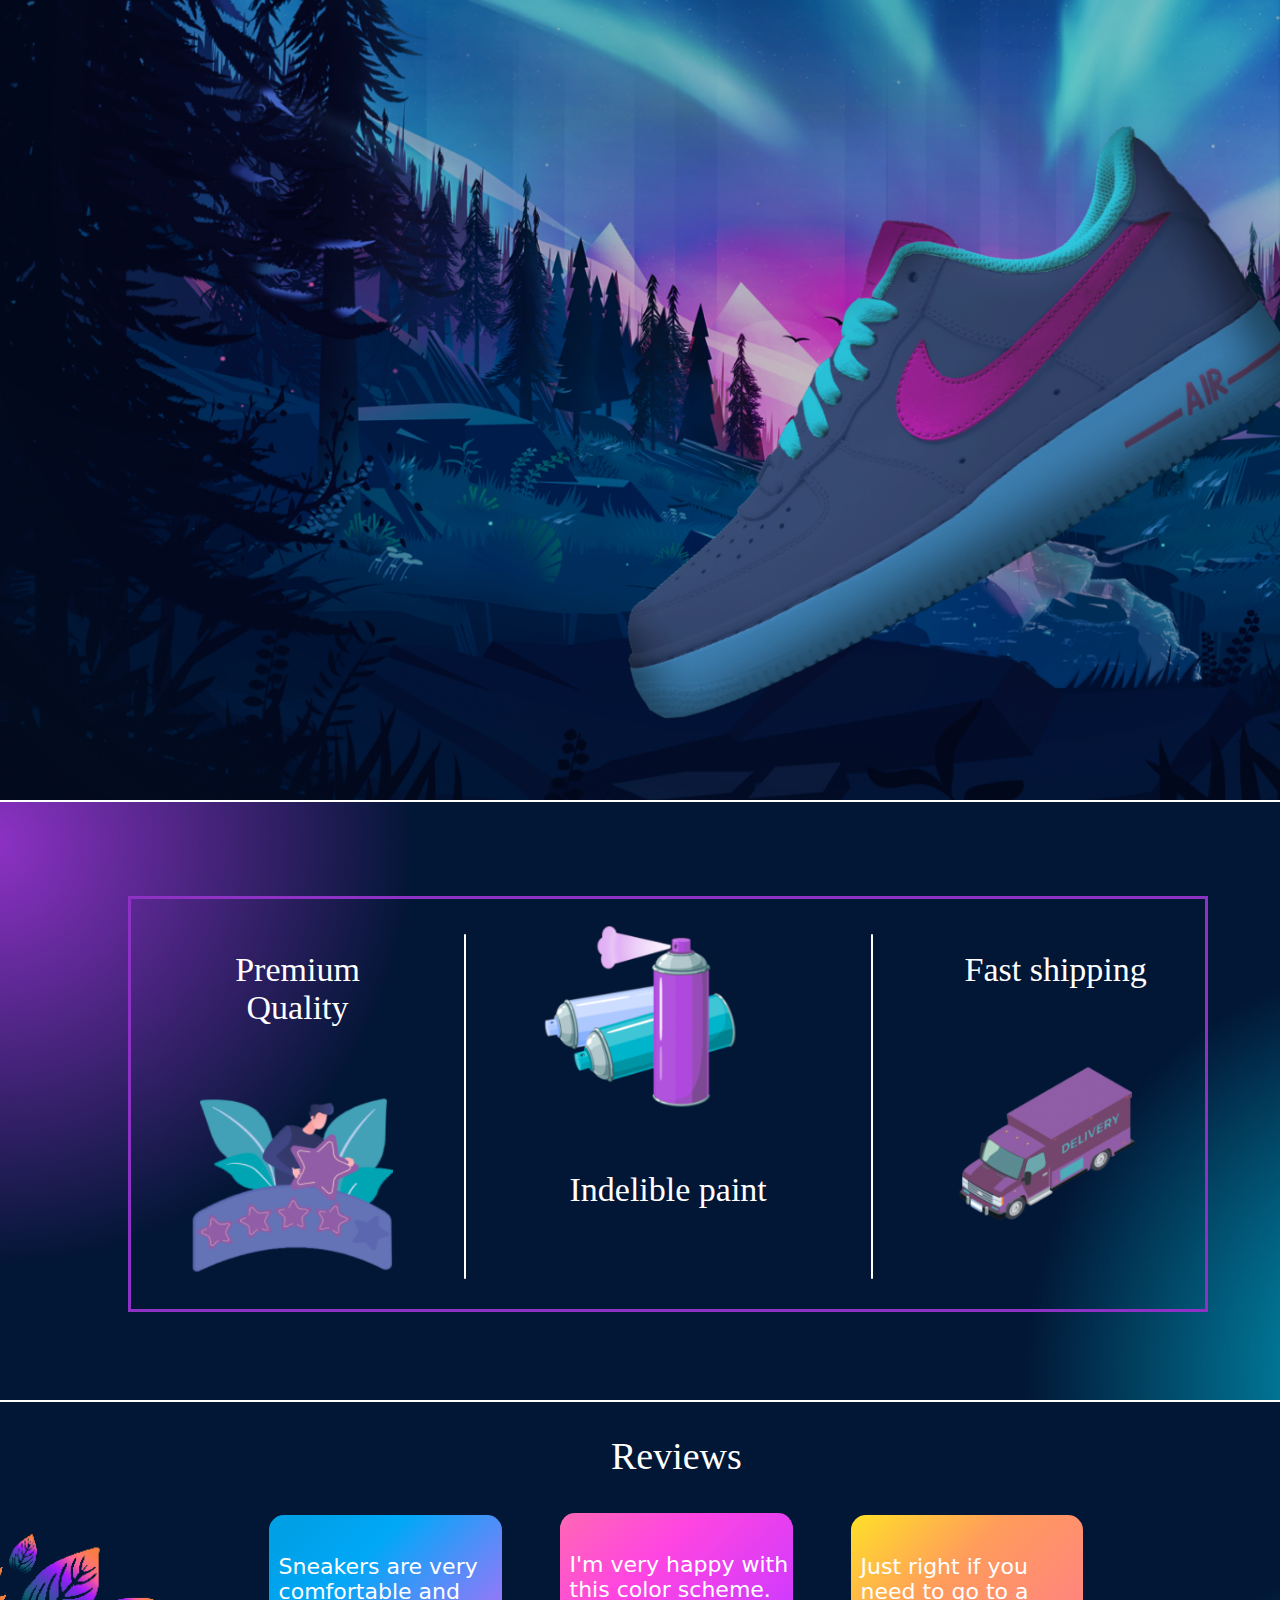
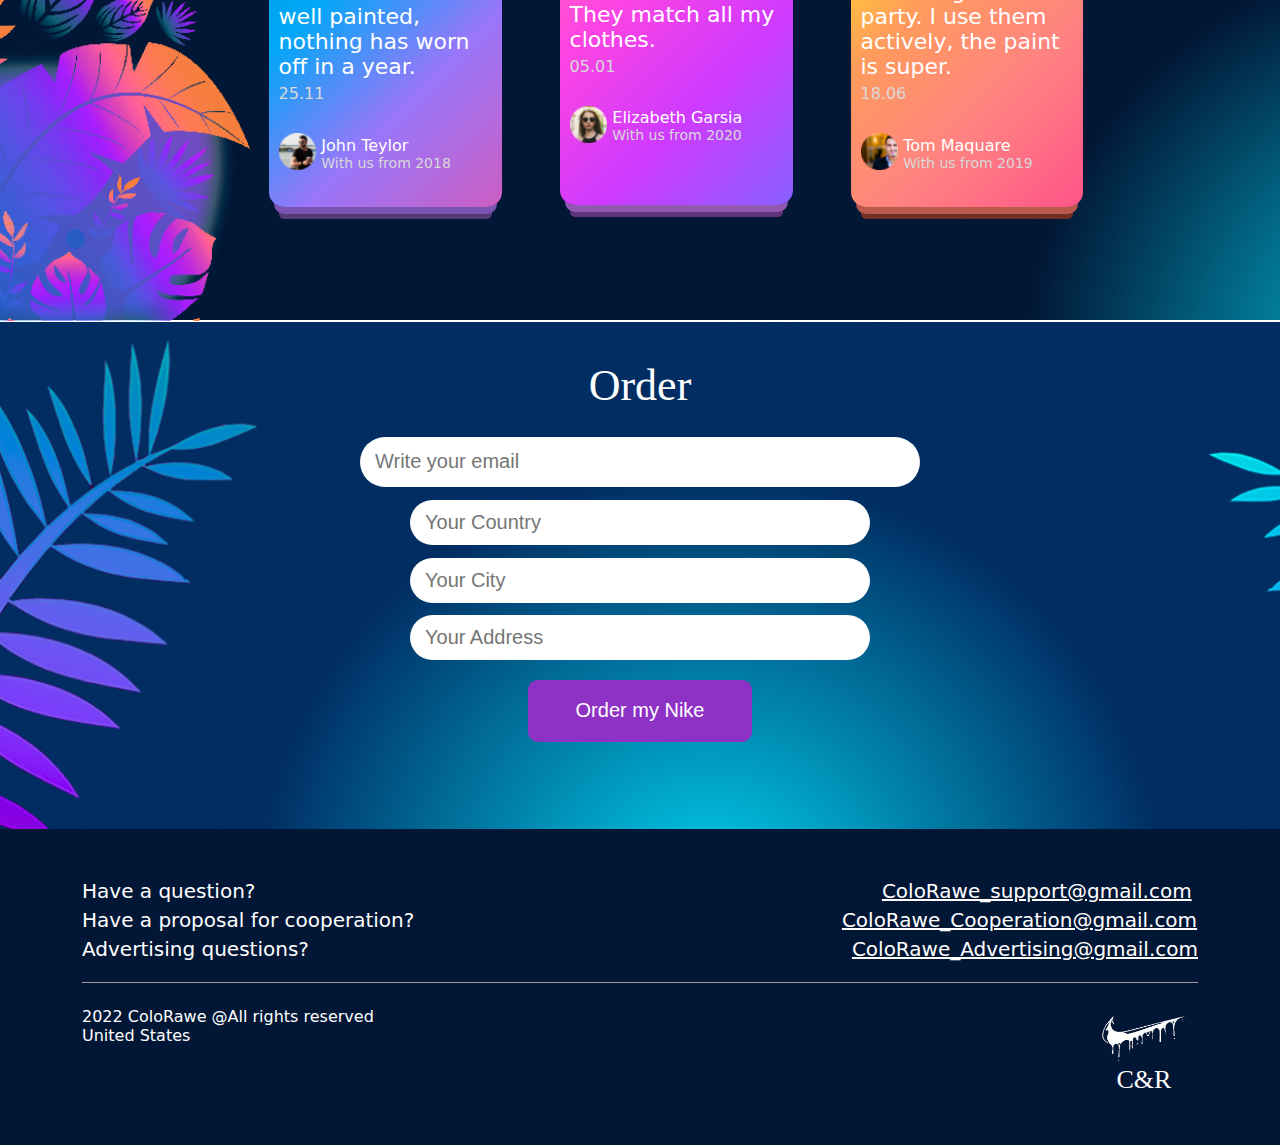
<file: index.html>
<!DOCTYPE html>
<html lang="en">
<head>
    <meta charset="UTF-8">
    <meta name="viewport" content="width=device-width, initial-scale=1.0">
    <title>Project</title>
    <link rel="stylesheet" href="./project.css">
    <link rel="preconnect" href="https://fonts.googleapis.com">
    <link rel="preconnect" href="https://fonts.gstatic.com" crossorigin>
    <link href="https://fonts.googleapis.com/css2?family=PT+Serif:ital,wght@0,400;0,700;1,400;1,700&display=swap" rel="stylesheet">
</head>
<body>
    <header>
        <div class="headerc">
            <a class="logoa" href="#">
            <img class="logo" src="header_logo.png" alt="Logo">
        </a>
            <nav class="nav">
                <ul class="navt">
                    <li class="navtext"><a href="#" class="a scroll-to-top">Main page</a></li>
                    <li class="navtext1"><a href="" class="a scroll-to-25">Benefits</a></li>
                    <li class="navtext2"><a href="#" class="a scroll-to-50">Advantages</a></li>
                    <li class="navtext3"><a href="#" class="a scroll-to-75">Reviews</a></li>
                    <li class="navtext4"><a href="#" class="a scroll-to-100">Contacts</a></li>
                    <li class="navtext5"><a href="#" class="a scroll-to-end">Order</a></li>
                </ul>
                <ul class="navl">
                    <li class="navua"><a href="project-ua.html" class="a1">Ua</a></li>
                    <li class="navua1"><a href="#" class="a1">Eng</a></li>
                </ul>
            </nav>
        </div>
    </header>
    <main class="main">
        <div class="back">
            <img class="logoback" src="header_logo.png" alt="Logo Back">
            <p class="textlogo">С&R</p>
            <p class="text">ColoRawe</p>
            <div class="info">
                <p class="texti">Your dream Nike</p>
                <p class="texti1">On this site you can find custom Nike sneakers of your dreams.
                     The original company can't create such beautiful 
                     sneakers as we do.
                      Good luck finding your way in the world of custom sneakers.</p>
                <button class="button">Buy my Nike</button>
            </div>
        </div>
        <div class="back1">
            <div class="border">
                <ul class="infoblock">
                    <li class="infotext">Premium Quality</li>
                    <li><img class="infoa" src="infoa.png" alt="Info Image"></li>
                </ul>
                <div class="lineback">
                    <div class="line"></div>
                </div>
                <ul class="infoblock">
                    <li><img class="infoa1" src="infoa1.png" alt="Info Image 1"></li>
                    <li class="infotext1">Indelible paint</li>
                </ul>
                <div class="lineback">
                    <div class="line"></div>
                </div>
                <ul class="infoblock">
                    <li class="infotext2">Fast shipping</li>
                    <li><img class="infoa2" src="infoa2.png" alt="Info Image 2"></li>
                </ul>
            </div>
        </div>
        <div class="back2">
            <img class="flowers" src="flowers.png" alt="Flowers">
            <div class="group">
                <div class="scinfo">
                    <p class="sctext">Sneakers are very comfortable and well painted, nothing has worn off in a year.</p>
                    <p class="sc1text">25.11</p>
                    <ul class="avm">
                        <li class="avli"><img class="av" src="av.png" alt="Avatar"></li>
                        <li class="avmt">
                            <p class="avt">John Teylor</p>
                            <p class="avtm">With us from 2018</p>
                        </li>
                    </ul>
                </div>
                <div class="ul1">
                    <p class="reviews">Reviews</p>
                    <div class="scinfo1">
                        <p class="sctext1">I'm very happy with this color scheme. They match all my clothes.</p>
                        <p class="sc1text">05.01</p>
                        <ul class="avm">
                            <li><img class="av" src="av1.png" alt="Avatar 1"></li>
                            <li class="avmt">
                                <p class="avt">Elizabeth Garsia</p>
                                <p class="avtm">With us from 2020</p>
                            </li>
                        </ul>
                    </div>
                </div>
                    <div class="scinfo2">
                        <p class="sctext2">Just right if you need to go to a party. I use them actively, the paint is super.</p>
                        <p class="sc1text">18.06</p>
                        <ul class="avm">
                            <li><img class="av" src="av2.png" alt="Avatar 2"></li>
                            <li class="avmt">
                                <p class="avt">Tom Maquare</p>
                                <p class="avtm">With us from 2019</p>
                            </li>
                        </ul>
                    </div>
                </div>
            </div>
        <div class="back3">
            <div class="order">
                <p class="ordert">Order</p>
                <form class="form">
                    <input class="input" type="text" placeholder="Write your email">
                    <input class="input1" type="text" placeholder="Your Country">
                    <input class="input1" type="text" placeholder="Your City">
                    <input class="input1" type="text" placeholder="Your Address">
                    <button class="buttonorder" type="reset">Order my Nike</button>
                </form>
            </div>
        </div>
    </main>
    <footer>
        <div class="footer-container">
            <div class="ul-cont">
        <ul class="support-list">
            <li class="support-item">Have a question?</li>
            <li class="support-item">Have a proposal for cooperation?</li>
            <li class="support-item">Advertising questions?</li>
        </ul>
        <ul class="contacts-list">
            <li class="contacts-item1"><a class="contacts-link1" href="">ColoRawe_support@gmail.com</a></li>
            <li class="contacts-item"><a class="contacts-link" href="">ColoRawe_Cooperation@gmail.com</a></li>
            <li class="contacts-item2"><a class="contacts-link2" href="">ColoRawe_Advertising@gmail.com</a></li>
        </ul>

    </div> 
    <div class="footer-text-container">
        <div>
        <p class="p-footer">2022 ColoRawe @All rights reserved</p>
        <p class="p-footer1">United States</p>
    </div>
    <div>
        <img src="header_logo.png" class="logo-footer">
        <p class="text-logo">С&R</p>
    </div>
    </div>
        </div>
    </footer>
    <script src="project.js"></script>
</body>
</html>
</file>
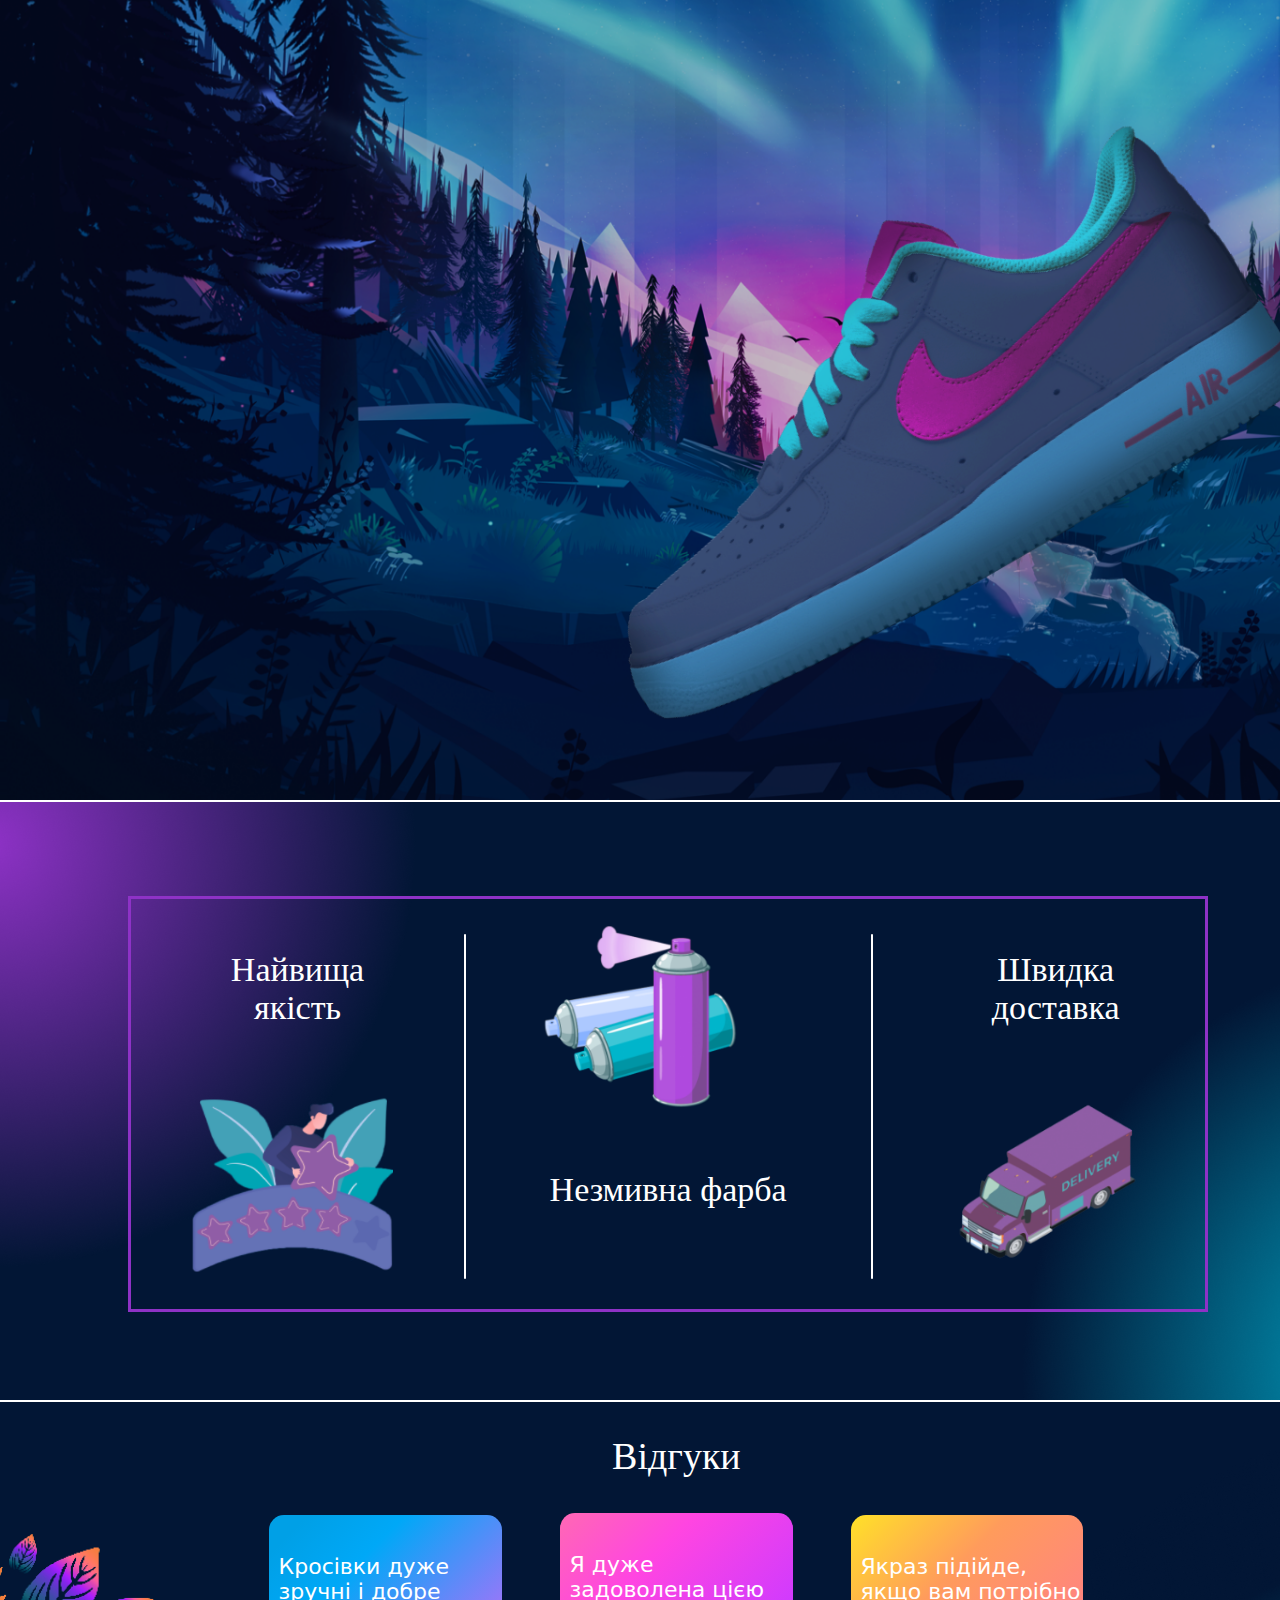
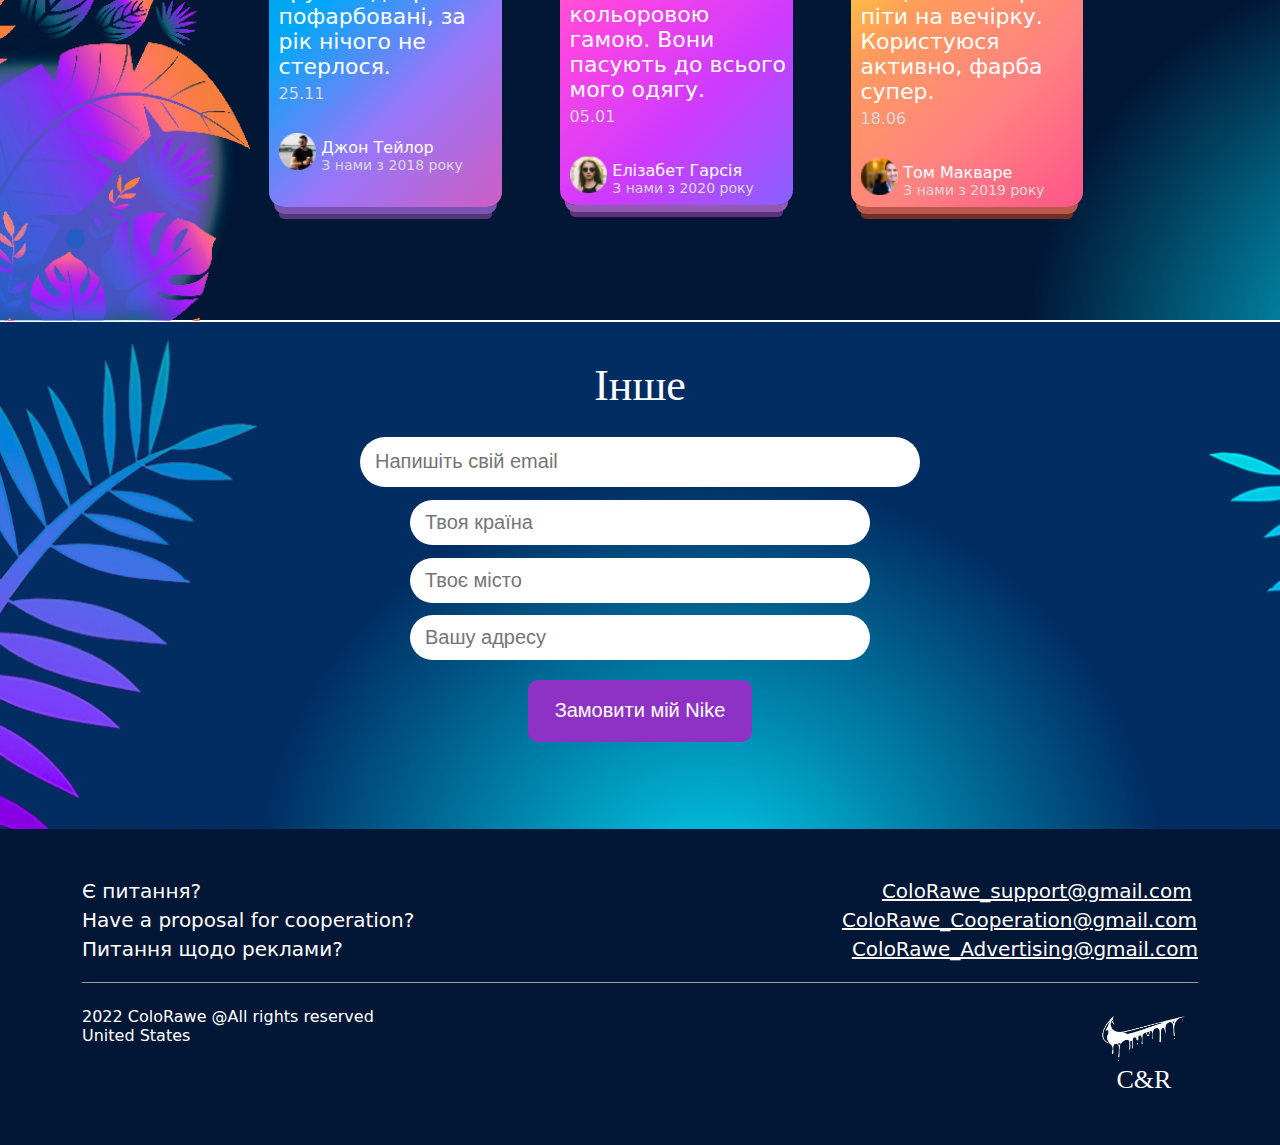
<file: project-ua.html>
<!DOCTYPE html>
<html lang="en">
<head>
    <meta charset="UTF-8">
    <meta name="viewport" content="width=device-width, initial-scale=1.0">
    <title>Project</title>
    <link rel="stylesheet" href="project.css">
    <link rel="preconnect" href="https://fonts.googleapis.com">
    <link rel="preconnect" href="https://fonts.gstatic.com" crossorigin>
    <link href="https://fonts.googleapis.com/css2?family=PT+Serif:ital,wght@0,400;0,700;1,400;1,700&display=swap" rel="stylesheet">
</head>
<body>
    <header>
        <div class="headerc">
            <a class="logoa" href="#">
            <img class="logo" src="header_logo.png" alt="Logo">
        </a>
            <nav class="nav">
                <ul class="navt">
                    <li class="navtext"><a href="#" class="a scroll-to-top">Головна сторінка</a></li>
                    <li class="navtext1"><a href="" class="a scroll-to-25">Переваги</a></li>
                    <li class="navtext2"><a href="#" class="a scroll-to-50">Переваги</a></li>
                    <li class="navtext3"><a href="#" class="a scroll-to-75">Відгуки</a></li>
                    <li class="navtext4"><a href="#" class="a scroll-to-100">Контакти</a></li>
                    <li class="navtext5"><a href="#" class="a scroll-to-end">Інше</a></li>
                </ul>
                <ul class="navl">
                    <li class="navua"><a href="#" class="a1">Ua</a></li>
                    <li class="navua1"><a href="project.html" class="a1">Eng</a></li>
                </ul>
            </nav>
        </div>
    </header>
    <main class="main">
        <div class="back">
            <img class="logoback" src="header_logo.png" alt="Logo Back">
            <p class="textlogo">С&R</p>
            <p class="text">ColoRawe</p>
            <div class="info">
                <p class="texti">Твоя мрія Nike</p>
                <p class="texti1">На цьому сайті ви можете знайти індивідуальні кросівки Nike своєї мрії.
                    Оригінальна компанія не може створити такого прекрасного
                    кросівки як ми.
                    Успіхів у пошуку кросівок на замовлення.</p>
                <button class="button">Купи мій Nike</button>
            </div>
        </div>
        <div class="back1">
            <div class="border">
                <ul class="infoblock">
                    <li class="infotext">Найвища якість</li>
                    <li><img class="infoa" src="infoa.png" alt="Info Image"></li>
                </ul>
                <div class="lineback">
                    <div class="line"></div>
                </div>
                <ul class="infoblock">
                    <li><img class="infoa1" src="infoa1.png" alt="Info Image 1"></li>
                    <li class="infotext1">Незмивна фарба</li>
                </ul>
                <div class="lineback">
                    <div class="line"></div>
                </div>
                <ul class="infoblock">
                    <li class="infotext2">Швидка доставка</li>
                    <li><img class="infoa2" src="infoa2.png" alt="Info Image 2"></li>
                </ul>
            </div>
        </div>
        <div class="back2">
            <img class="flowers" src="flowers.png" alt="Flowers">
            <div class="group">
                <div class="scinfo">
                    <p class="sctext">Кросівки дуже зручні і добре пофарбовані, за рік нічого не стерлося.</p>
                    <p class="sc1text">25.11</p>
                    <ul class="avm">
                        <li class="avli"><img class="av" src="av.png" alt="Avatar"></li>
                        <li class="avmt">
                            <p class="avt">Джон Тейлор</p>
                            <p class="avtm">З нами з 2018 року</p>
                        </li>
                    </ul>
                </div>
                <div class="ul1">
                    <p class="reviews">Відгуки</p>
                    <div class="scinfo1">
                        <p class="sctext1">Я дуже задоволена цією кольоровою гамою. Вони пасують до всього мого одягу.</p>
                        <p class="sc1text">05.01</p>
                        <ul class="avm">
                            <li><img class="av" src="av1.png" alt="Avatar 1"></li>
                            <li class="avmt">
                                <p class="avt">Елізабет Гарсія</p>
                                <p class="avtm">З нами з 2020 року</p>
                            </li>
                        </ul>
                    </div>
                </div>
                    <div class="scinfo2">
                        <p class="sctext2">Якраз підійде, якщо вам потрібно піти на вечірку. Користуюся активно, фарба супер.</p>
                        <p class="sc1text">18.06</p>
                        <ul class="avm">
                            <li><img class="av" src="av2.png" alt="Avatar 2"></li>
                            <li class="avmt">
                                <p class="avt">Том Макваре</p>
                                <p class="avtm">З нами з 2019 року</p>
                            </li>
                        </ul>
                    </div>
                </div>
            </div>
        <div class="back3">
            <div class="order">
                <p class="ordert">Інше</p>
                <form class="form">
                    <input class="input" type="text" placeholder="Напишіть свій email">
                    <input class="input1" type="text" placeholder="Твоя країна">
                    <input class="input1" type="text" placeholder="Твоє місто">
                    <input class="input1" type="text" placeholder="Вашу адресу">
                    <button class="buttonorder" type="reset">Замовити мій Nike</button>
                </form>
            </div>
        </div>
    </main>
    <footer>
        <div class="footer-container">
            <div class="ul-cont">
        <ul class="support-list">
            <li class="support-item">Є питання?</li>
            <li class="support-item">Have a proposal for cooperation?</li>
            <li class="support-item">Питання щодо реклами?</li>
        </ul>
        <ul class="contacts-list">
            <li class="contacts-item1"><a class="contacts-link1" href="">ColoRawe_support@gmail.com</a></li>
            <li class="contacts-item"><a class="contacts-link" href="">ColoRawe_Cooperation@gmail.com</a></li>
            <li class="contacts-item2"><a class="contacts-link2" href="">ColoRawe_Advertising@gmail.com</a></li>
        </ul>

    </div> 
    <div class="footer-text-container">
        <div>
        <p class="p-footer">2022 ColoRawe @All rights reserved</p>
        <p class="p-footer1">United States</p>
    </div>
    <div>
        <img src="header_logo.png" class="logo-footer">
        <p class="text-logo">С&R</p>
    </div>
    </div>
        </div>
    </footer>
    <script src="project.js"></script>
</body>
</html>
</file>
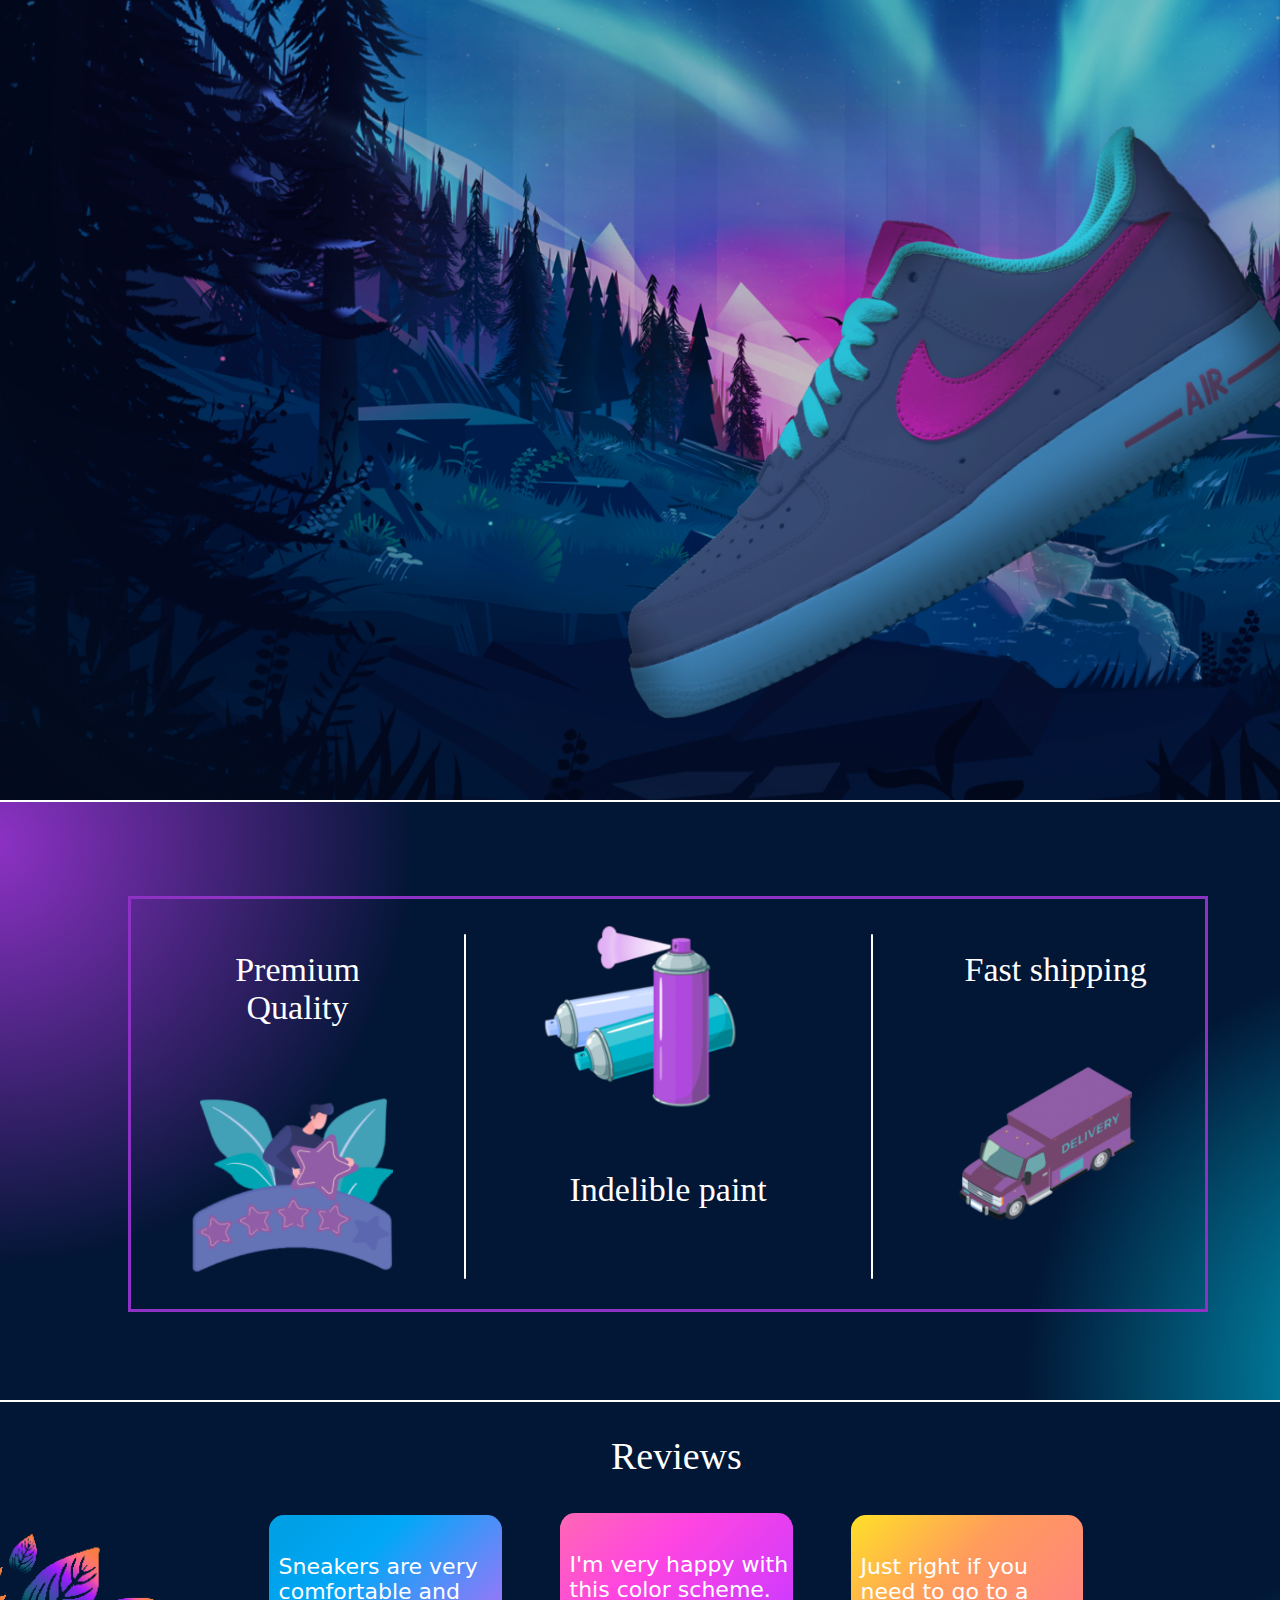
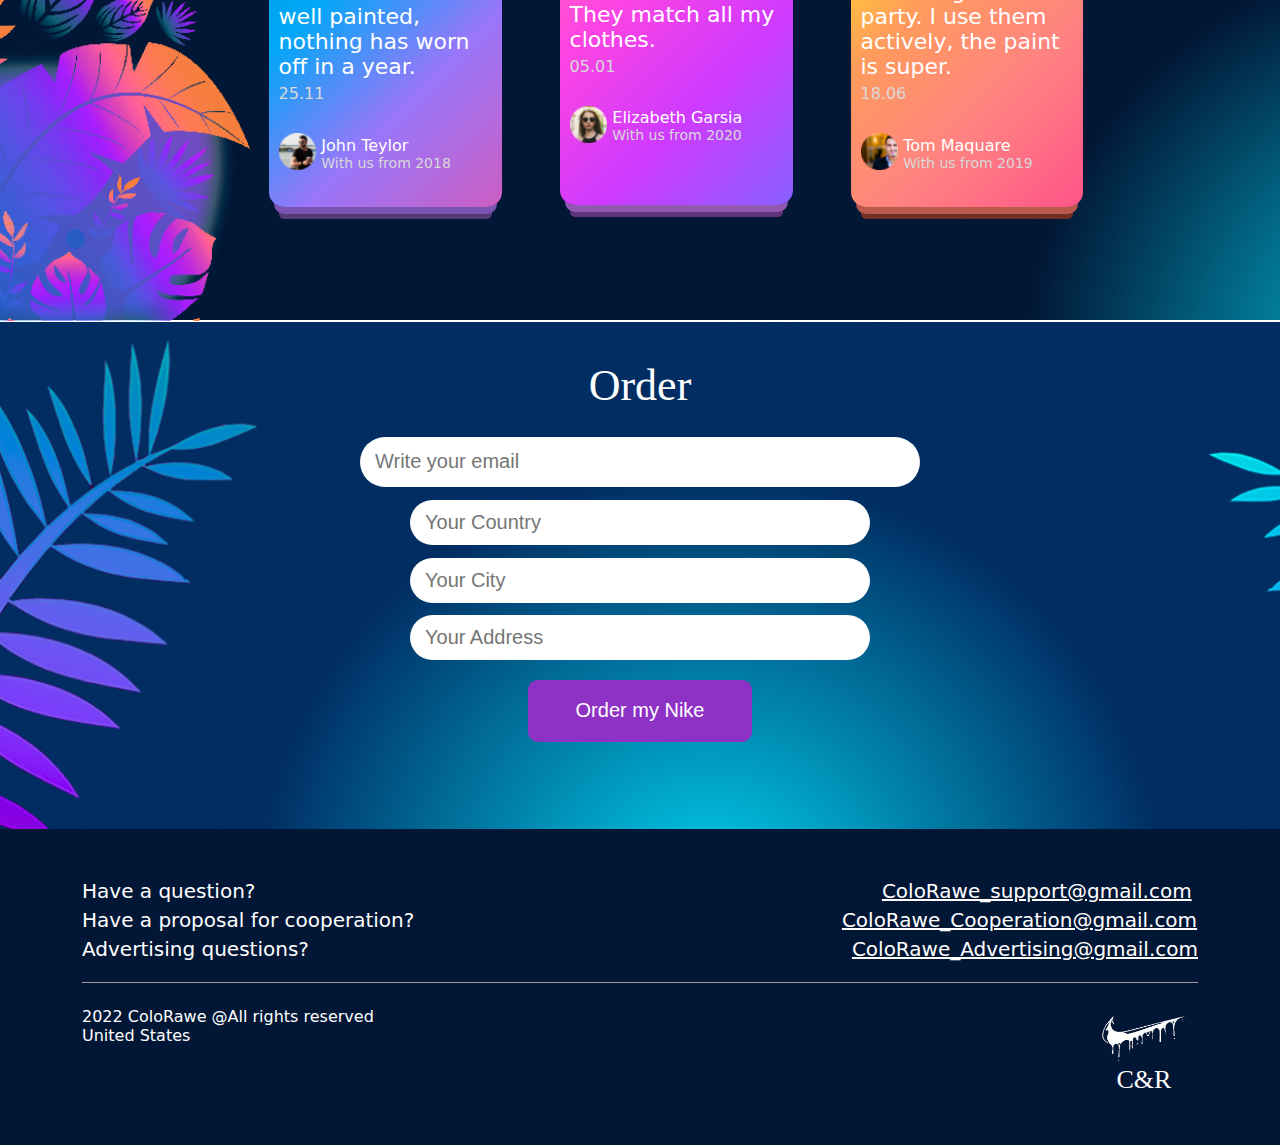
<file: project.html>
<!DOCTYPE html>
<html lang="en">
<head>
    <meta charset="UTF-8">
    <meta name="viewport" content="width=device-width, initial-scale=1.0">
    <title>Project</title>
    <link rel="stylesheet" href="project.css">
    <link rel="preconnect" href="https://fonts.googleapis.com">
    <link rel="preconnect" href="https://fonts.gstatic.com" crossorigin>
    <link href="https://fonts.googleapis.com/css2?family=PT+Serif:ital,wght@0,400;0,700;1,400;1,700&display=swap" rel="stylesheet">
</head>
<body>
    <header>
        <div class="headerc">
            <a class="logoa" href="#">
            <img class="logo" src="header_logo.png" alt="Logo">
        </a>
            <nav class="nav">
                <ul class="navt">
                    <li class="navtext"><a href="#" class="a scroll-to-top">Main page</a></li>
                    <li class="navtext1"><a href="" class="a scroll-to-25">Benefits</a></li>
                    <li class="navtext2"><a href="#" class="a scroll-to-50">Advantages</a></li>
                    <li class="navtext3"><a href="#" class="a scroll-to-75">Reviews</a></li>
                    <li class="navtext4"><a href="#" class="a scroll-to-100">Contacts</a></li>
                    <li class="navtext5"><a href="#" class="a scroll-to-end">Order</a></li>
                </ul>
                <ul class="navl">
                    <li class="navua"><a href="project-ua.html" class="a1">Ua</a></li>
                    <li class="navua1"><a href="#" class="a1">Eng</a></li>
                </ul>
            </nav>
        </div>
    </header>
    <main class="main">
        <div class="back">
            <img class="logoback" src="header_logo.png" alt="Logo Back">
            <p class="textlogo">С&R</p>
            <p class="text">ColoRawe</p>
            <div class="info">
                <p class="texti">Your dream Nike</p>
                <p class="texti1">On this site you can find custom Nike sneakers of your dreams.
                     The original company can't create such beautiful 
                     sneakers as we do.
                      Good luck finding your way in the world of custom sneakers.</p>
                <button class="button">Buy my Nike</button>
            </div>
        </div>
        <div class="back1">
            <div class="border">
                <ul class="infoblock">
                    <li class="infotext">Premium Quality</li>
                    <li><img class="infoa" src="infoa.png" alt="Info Image"></li>
                </ul>
                <div class="lineback">
                    <div class="line"></div>
                </div>
                <ul class="infoblock">
                    <li><img class="infoa1" src="infoa1.png" alt="Info Image 1"></li>
                    <li class="infotext1">Indelible paint</li>
                </ul>
                <div class="lineback">
                    <div class="line"></div>
                </div>
                <ul class="infoblock">
                    <li class="infotext2">Fast shipping</li>
                    <li><img class="infoa2" src="infoa2.png" alt="Info Image 2"></li>
                </ul>
            </div>
        </div>
        <div class="back2">
            <img class="flowers" src="flowers.png" alt="Flowers">
            <div class="group">
                <div class="scinfo">
                    <p class="sctext">Sneakers are very comfortable and well painted, nothing has worn off in a year.</p>
                    <p class="sc1text">25.11</p>
                    <ul class="avm">
                        <li class="avli"><img class="av" src="av.png" alt="Avatar"></li>
                        <li class="avmt">
                            <p class="avt">John Teylor</p>
                            <p class="avtm">With us from 2018</p>
                        </li>
                    </ul>
                </div>
                <div class="ul1">
                    <p class="reviews">Reviews</p>
                    <div class="scinfo1">
                        <p class="sctext1">I'm very happy with this color scheme. They match all my clothes.</p>
                        <p class="sc1text">05.01</p>
                        <ul class="avm">
                            <li><img class="av" src="av1.png" alt="Avatar 1"></li>
                            <li class="avmt">
                                <p class="avt">Elizabeth Garsia</p>
                                <p class="avtm">With us from 2020</p>
                            </li>
                        </ul>
                    </div>
                </div>
                    <div class="scinfo2">
                        <p class="sctext2">Just right if you need to go to a party. I use them actively, the paint is super.</p>
                        <p class="sc1text">18.06</p>
                        <ul class="avm">
                            <li><img class="av" src="av2.png" alt="Avatar 2"></li>
                            <li class="avmt">
                                <p class="avt">Tom Maquare</p>
                                <p class="avtm">With us from 2019</p>
                            </li>
                        </ul>
                    </div>
                </div>
            </div>
        <div class="back3">
            <div class="order">
                <p class="ordert">Order</p>
                <form class="form">
                    <input class="input" type="text" placeholder="Write your email">
                    <input class="input1" type="text" placeholder="Your Country">
                    <input class="input1" type="text" placeholder="Your City">
                    <input class="input1" type="text" placeholder="Your Address">
                    <button class="buttonorder" type="reset">Order my Nike</button>
                </form>
            </div>
        </div>
    </main>
    <footer>
        <div class="footer-container">
            <div class="ul-cont">
        <ul class="support-list">
            <li class="support-item">Have a question?</li>
            <li class="support-item">Have a proposal for cooperation?</li>
            <li class="support-item">Advertising questions?</li>
        </ul>
        <ul class="contacts-list">
            <li class="contacts-item1"><a class="contacts-link1" href="">ColoRawe_support@gmail.com</a></li>
            <li class="contacts-item"><a class="contacts-link" href="">ColoRawe_Cooperation@gmail.com</a></li>
            <li class="contacts-item2"><a class="contacts-link2" href="">ColoRawe_Advertising@gmail.com</a></li>
        </ul>

    </div> 
    <div class="footer-text-container">
        <div>
        <p class="p-footer">2022 ColoRawe @All rights reserved</p>
        <p class="p-footer1">United States</p>
    </div>
    <div>
        <img src="header_logo.png" class="logo-footer">
        <p class="text-logo">С&R</p>
    </div>
    </div>
        </div>
    </footer>
    <script src="project.js"></script>
</body>
</html>
</file>
<file: project.css>
* {
    margin: 0;
    padding: 0;
    box-sizing: border-box;
}
li {
    list-style: none;
}
input[type="text"] {
    padding: 15px;
}
.headerc {
    display: flex;
    align-items: center;
}
header {
    background-color: #012d63;
            padding: 25px;
            position: fixed;
            opacity: 0.9;
            animation: fadeIn2 2s ease forwards;
    opacity: 0;
}
header {
    background-color: #012D63;
    top: 0;
    left: 0;
    width: 100%;
    background-color: #012D63;
    padding: 25px;
    text-align: center;
    z-index: 999;
}
.logo {
    margin: 0;
    padding: 0;
    width: 45%;
    display: flex;
    margin-left: 48%;
}
.nav {
    display: flex;
    flex-direction: row;
}
.navt {
    list-style-type: none;
    margin: 0;
    padding: 0;
    display: flex;
    font-size: 22px;
    margin-left: 10%;
    flex-direction: row;
}
.navtext a {
    display: flex;
    white-space: nowrap;
}
.a {
    display: flex;
    justify-content: space-between;
    margin-left: 25px;
    color: #C7C7C7;
    text-decoration: none;
    font-family: system-ui, -apple-system, BlinkMacSystemFont, 'Segoe UI', Roboto, Oxygen, Ubuntu, Cantarell, 'Open Sans', 'Helvetica Neue', sans-serif;
}
.a:hover {
    color: #FFFFFF;
}
.navl {
    list-style-type: none;
    margin: 0;
    padding: 0;
    display: flex;
    font-size: 22px;
    margin-left: 10%;
}
.a1 {
    display: flex;
    justify-content: space-between;
    margin-left: 20px;
    color: #C7C7C7;
    text-decoration: none;
    font-family: system-ui, -apple-system, BlinkMacSystemFont, 'Segoe UI', Roboto, Oxygen, Ubuntu, Cantarell, 'Open Sans', 'Helvetica Neue', sans-serif;
}
.a1:hover {
    color: #FFFFFF;
}
.main {
    margin: 0;
    padding: 0;
}
.back {
    background-image: url(./backn.png);
    background-size: 1349px;
    width: 1349px;
    height: 800px;
    background-repeat: no-repeat;
}
.logoback {
    width: 12%;
    margin-left: 12%;
    margin-top: 12%;
    animation: fadeIn 2s ease forwards;
    opacity: 0;
}
@keyframes fadeIn {
    from {
        opacity: 0;
    }
    to {
        opacity: 1;
    }
}
@keyframes fadeIn2 {
    from {
        opacity: 0;
    }
    to {
        opacity: 0.8;
    }
}
.textlogo {
    padding: 0;
    margin-top: 0;
    margin-bottom: 0;
    margin-left: 14.5%;
    font-size: 42px;
    color: #FFFFFF;
    font-family: "PT Serif", serif;
    animation: fadeIn 2s ease forwards;
    opacity: 0;
}
.text {
    margin-top: 0;
    margin-bottom: 0;
    font-size: 100px;
    color: #FFFFFF;
    margin-left: 12%;
    animation: fadeIn 2s ease forwards;
    opacity: 0;
}
.texti {
    margin-top: 0;
    margin-bottom: 0;
    color: #FFFFFF;
    font-size: 65px;
    margin-left: 12%;
    animation: fadeIn 2s ease forwards;
    opacity: 0;
}
.texti1 {
    margin-top: 0;
    margin-bottom: 3%;
    white-space: pre-line;
    font-family: system-ui, -apple-system, BlinkMacSystemFont, 'Segoe UI', Roboto, Oxygen, Ubuntu, Cantarell, 'Open Sans', 'Helvetica Neue', sans-serif;
    color: #FFFFFF;
    font-size: 16px;
    margin-left: 12%;
    animation: fadeIn 2s ease forwards;
    opacity: 0;
}
.button {
    background-color: #8E32C6;
    color: rgb(255, 255, 255);
    font-size: 20px;
    width: 224px;
    height: 62px;
    border: none;
    border-radius: 10px;
    margin-left: 12%;
    animation: fadeIn 2s ease forwards;
    opacity: 0;
}
.button:hover {
    background-color: #FFFFFF;
    color: #8E32C6;
    cursor: pointer;
}
.back1 {
    background-image: url(./backn1.png);
    margin: 0;
    padding: 0;
    width: 1349px;
    height: 600px;
    background-repeat: no-repeat;
    border-top: 2px solid #FFFFFF;   
}
.border {
    margin-left: 9.5%;
    margin-top: 7%;
    width: 1080px;
    height: 416px;
    border: 3px solid #8E32C6;
    display: flex;
    flex-direction: row;
    justify-content: space-between;
}

.infoa {
    margin-left: 22%;
    width: 205px;
    height: 205px;
    display: flex;
}
.infoa1 {
    width: 205px;
    height: 205px;
    margin-top: 15px;
    display: flex;
}
.border img:last-child {
    width: 205px;
    height: 205px;
    margin-right: 55px;
    display: flex;
    align-self: flex-end;
}
.line {
    display: flex;
    margin: 0;
    padding: 0;
    width: 2px;
    margin-top: 35px;
    height: 345px;
    background-color: #ffffff;
    border-radius: 10px;
    margin-bottom: 35px;
}
.infoblock {
    margin: 0;
    padding: 0;
}
.infotext {
    padding: 0;
    margin: 0;
    color: #FFFFFF;
    font-size: 34px;
    white-space: pre-line;
    text-align: center;
    margin-left: 28%;
    margin-top: 20%;
    margin-bottom: 20%;
    display: flex;
 }
 .infotext1 {
    padding: 0;
    margin: 0;
    color: #FFFFFF;
    font-size: 34px;
    white-space: pre-line;
    text-align: center;
    margin-top: 20%;
    margin-bottom: 20%;
 }
 .infotext2 {
    padding: 0;
    margin: 0;
    color: #FFFFFF;
    font-size: 34px;
    white-space: pre-line;
    text-align: center;
    margin-right: 15%;
    margin-top: 20%;
    margin-bottom: 20%;
 }
 .back2 {
    background-image: url(./backn2.png);
    margin: 0;
    padding: 0;
    width: 1349px;
    height: 520px;
    background-repeat: no-repeat;
    border-top: 2px solid #FFFFFF;
    display: flex;
    align-items: flex-start;
}
.flowers {
    position: relative;
    right: 100px;
    width: 350px;
    margin-top: 9.5%;
}
.group {
    margin: 0;
    padding: 0;
    display: flex;
    flex-direction: row;
    align-self: center;
    align-items: center;
    justify-content: space-between;
}
.scinfo {
    border-radius: 15px;
    background: linear-gradient(135deg, #00a0e6 7.29%, #00a8f7 26.04%, #9a76f9 62.5%, #cc5ec2 100%);
    box-shadow: 0 12px 0 -5px #7b54b2, 0 22px 0 -10px #533978;
    width: 250.60px;
    height: 292px;
    display: flex;
    margin-right: 8%;
    margin-left: -11%;
    flex-direction: column;
}
.scinfo1 {
    border-radius: 15px;
    background: linear-gradient(135deg, #ff68b4 0%, #ff45e1 26.04%, #ce3aff 62.84%, #8961ff 100%);
    box-shadow: 0 12px 0 -5px  #9159b1, 0 22px 0 -10px  #61337c;
    width: 232.27px;
    height: 292px;
    display: flex;
    margin-bottom: 36%;
    margin-top: 15%;
    flex-direction: column;
}
.scinfo2 {
    border-radius: 15px;
    background: linear-gradient(135deg, #ffe128 0%, #ff9b5c 30.21%, #ff8381 63.29%, #ff5489 100%);
    box-shadow: 0 12px 0 -5px  #b95a4c, 0 22px 0 -10px  #732f26;
    width: 250.60px;
    height: 292px;
    display: flex;
    margin-left: 8%;
    flex-direction: column;
}
.ul {
    padding: 0;
    margin: 0;
}
.sctext {
    font-family: system-ui, -apple-system, BlinkMacSystemFont, 'Segoe UI', Roboto, Oxygen, Ubuntu, Cantarell, 'Open Sans', 'Helvetica Neue', sans-serif;
    font-size: 22px;
    color: #FFFF;
    margin-left: 4%;
    margin-top: 17%;
    margin-bottom: 0;
}
.sc1text {
    font-family: system-ui, -apple-system, BlinkMacSystemFont, 'Segoe UI', Roboto, Oxygen, Ubuntu, Cantarell, 'Open Sans', 'Helvetica Neue', sans-serif;
    color: rgb(216, 216, 216);
    margin-left: 4%;
    margin-top: 2%;
}
.sctext1 {
    font-family: system-ui, -apple-system, BlinkMacSystemFont, 'Segoe UI', Roboto, Oxygen, Ubuntu, Cantarell, 'Open Sans', 'Helvetica Neue', sans-serif;
    font-size: 22px;
    color: #FFFF;
    margin-left: 4%;
    margin-top: 17%;
    margin-bottom: 0;
}
.sctext2 {
    font-family: system-ui, -apple-system, BlinkMacSystemFont, 'Segoe UI', Roboto, Oxygen, Ubuntu, Cantarell, 'Open Sans', 'Helvetica Neue', sans-serif;
    font-size: 22px;
    color: #FFFF;
    margin-left: 4%;
    margin-top: 17%;
    margin-bottom: 0;
}
.reviews {
    color: #FFFF;
    font-size: 38px;
    text-align: center;
}
.ul1 {
    margin: 0;
    padding: 0;
    display: flex;
    flex-direction: column;
    align-self: center;
    align-items: center;
    
}
.avm {
    margin: 0;
    padding: 0;
    display: flex;
    flex-direction: row;
}
.av {
    margin-left: 10px;
    margin-top: 30px;
    margin-right: 4%;
    width: 37px;
    display: flex;
}

.avt {
    color: #FFFF;
    font-family: system-ui, -apple-system, BlinkMacSystemFont, 'Segoe UI', Roboto, Oxygen, Ubuntu, Cantarell, 'Open Sans', 'Helvetica Neue', sans-serif;
    margin-top: 25%;
    margin-bottom: 0;
}
.avmt {
    padding: 0;
    margin: 0;
    margin-left: 5px;
}
.avtm {
    color: #D8D8D8;
    font-family: system-ui, -apple-system, BlinkMacSystemFont, 'Segoe UI', Roboto, Oxygen, Ubuntu, Cantarell, 'Open Sans', 'Helvetica Neue', sans-serif;
    font-size: 14px;
    margin-bottom: 0;
    margin-top: 0;
}
.back3 {
    background-image: url(./backn3.png);
    margin: 0;
    padding: 0;
    width: 1349px;
    height: 509px;
    background-repeat: no-repeat;
    border-top: 2px solid #FFFFFF;
    width: 100%;
}
.orderul {
    margin: 0;
    padding: 0;
    display: flex;
    flex-direction: column;
    align-items: center;
}
.ordert {
    color: #FFFF;
    font-size: 44px;
    text-align: center;
    margin-top: 3%;
    margin-bottom: 2%;
}
.input {
    border-radius: 50px;
    width: 560px;
    height: 50px;
    font-size: 20px;
    border: none;
    display: flex;
}
.input1 {
    border-radius: 50px;
    width: 460px;
    height: 45px;
    font-size: 20px;
    border: none;
    margin-top: 1%;
}
.buttonorder {
    background-color: #8E32C6;
    color: rgb(255, 255, 255);
    font-size: 20px;
    width: 224px;
    height: 62px;
    border: none;
    border-radius: 10px;
    margin-top: 1.5%;
}
.buttonorder:hover {
    background-color: #FFFFFF;
    color: #8E32C6;
    cursor: pointer;
}
.form {
    display: flex;
    flex-direction: column;
    align-items: center;
}
footer {
    background-color: #021635;
}
.footer-container {
    background-color: #021635;
    /* height: 286px; */
    width: 1140px;
    margin: 0 auto;
    padding-left: 12px;
    padding-right: 12px;
}
.support-item {
    color: #FFFFFF;
    font-size: 20px;
    margin-top: 5px;
    font-family: system-ui, -apple-system, BlinkMacSystemFont, 'Segoe UI', Roboto, Oxygen, Ubuntu, Cantarell, 'Open Sans', 'Helvetica Neue', sans-serif;
}
.contacts-link {
    color: #FFFFFF;
    font-size: 20px;
    font-family: system-ui, -apple-system, BlinkMacSystemFont, 'Segoe UI', Roboto, Oxygen, Ubuntu, Cantarell, 'Open Sans', 'Helvetica Neue', sans-serif;
}
.contacts-item1 {
    text-indent: 40px; 
    margin-top: 5px;  
}
.contacts-item {
    margin-top: 5px;  
}
.contacts-link1 {
    color: #FFFFFF;
    font-size: 20px;
    font-family: system-ui, -apple-system, BlinkMacSystemFont, 'Segoe UI', Roboto, Oxygen, Ubuntu, Cantarell, 'Open Sans', 'Helvetica Neue', sans-serif;
}
.contacts-item2 {
    text-indent: 10px;
    margin-top: 5px;  
}
.contacts-link2 {
    color: #FFFFFF;
    font-size: 20px;
    font-family: system-ui, -apple-system, BlinkMacSystemFont, 'Segoe UI', Roboto, Oxygen, Ubuntu, Cantarell, 'Open Sans', 'Helvetica Neue', sans-serif;
}
.line-container {
    display: flex;
    flex-direction: column;
}
.line-footer {
    display: flex;
    margin: 0;
    padding: 0;
    width: 345px;
    margin-top: 35px;
    height: 2px;
    background-color: #ffffff;
    border-radius: 10px;
    margin-bottom: 35px;
}
.ul-cont {
    display: flex;
    justify-content: space-between;
    padding-bottom: 20.5px;
    border-bottom: 1px solid #9b9b9b;
    padding-top: 45px;
}
.footer-text-container {
    display: flex;
    padding-bottom: 50px;
    padding-top: 24px;
    justify-content: space-between;
}
.logo-footer {
    width: 108px;
    height: 54px;
}
.p-footer {
    color: #FFFFFF;
    font-family: system-ui, -apple-system, BlinkMacSystemFont, 'Segoe UI', Roboto, Oxygen, Ubuntu, Cantarell, 'Open Sans', 'Helvetica Neue', sans-serif;
}
.p-footer1 {
    color: #FFFFFF;
    font-family: system-ui, -apple-system, BlinkMacSystemFont, 'Segoe UI', Roboto, Oxygen, Ubuntu, Cantarell, 'Open Sans', 'Helvetica Neue', sans-serif;
}
.text-logo {
    color: #FFFFFF;
    font-size: 26px;
    text-align: center;
}
</file>
